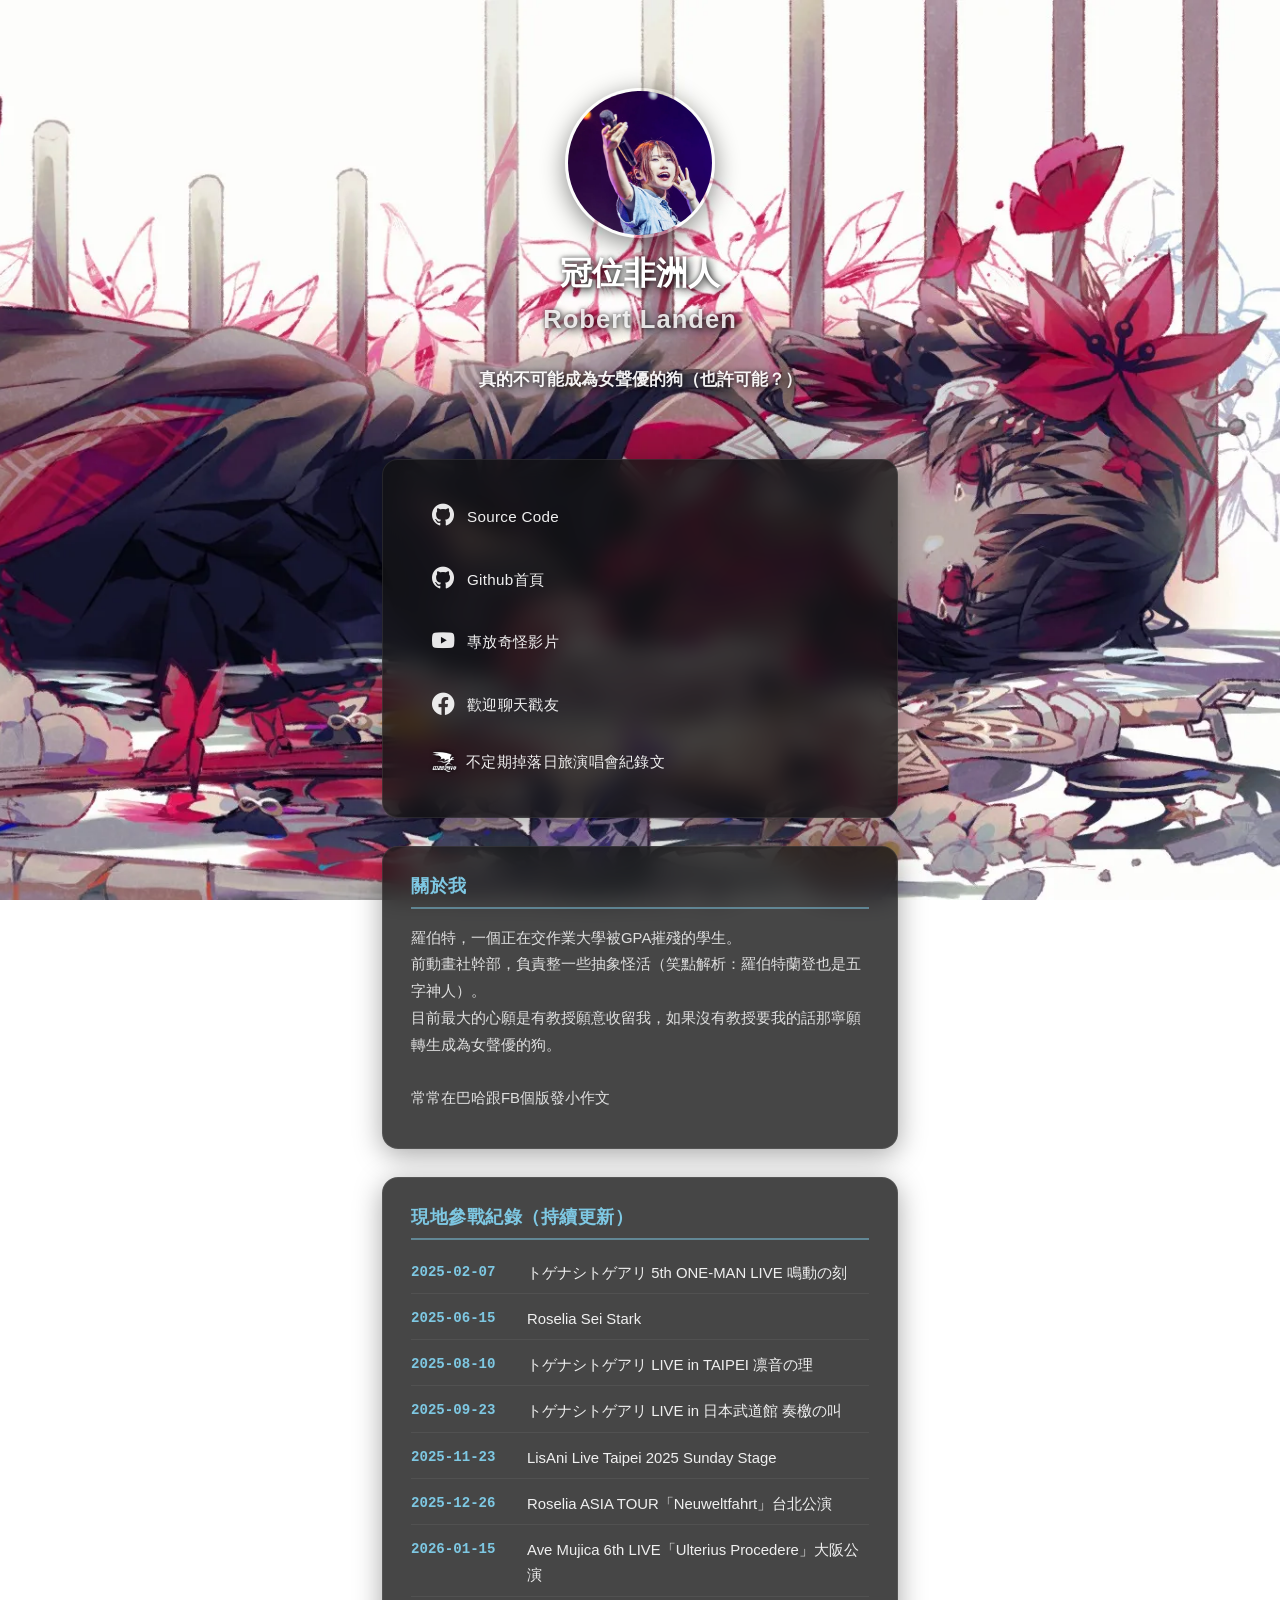
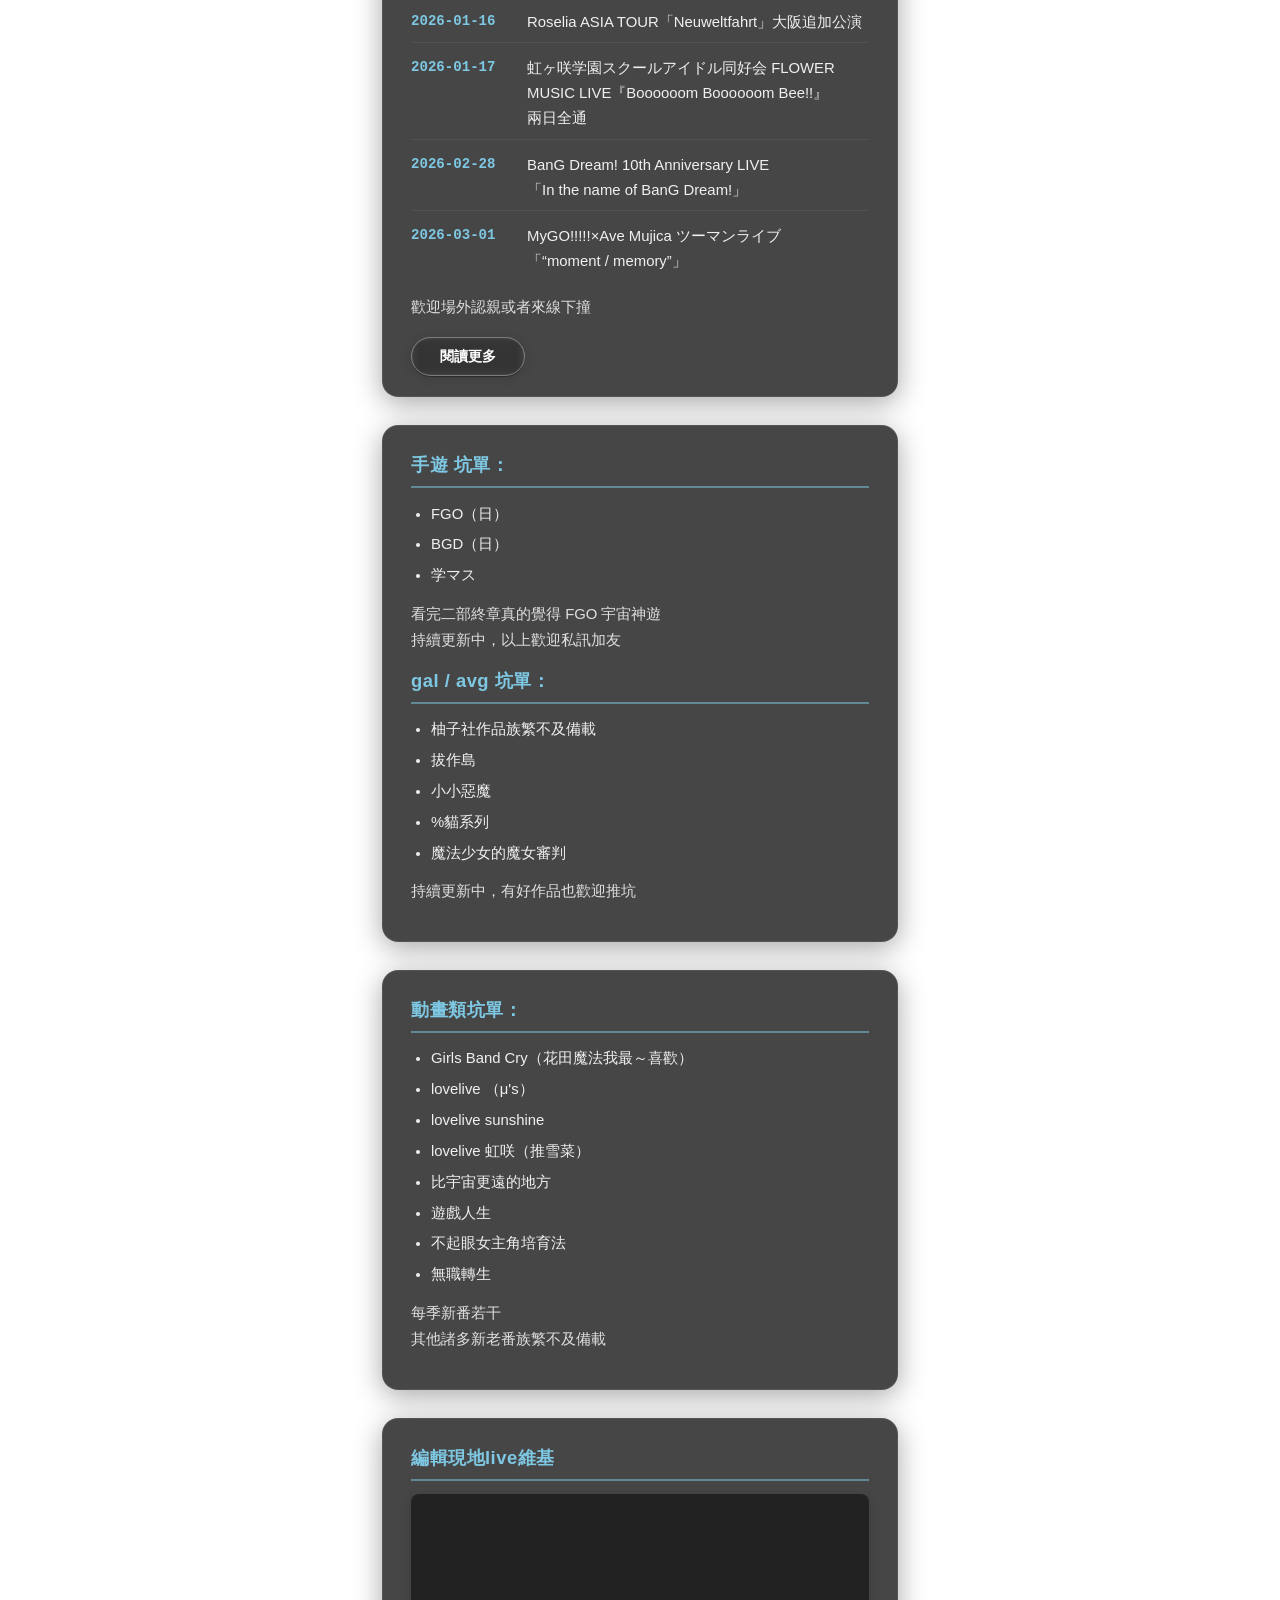
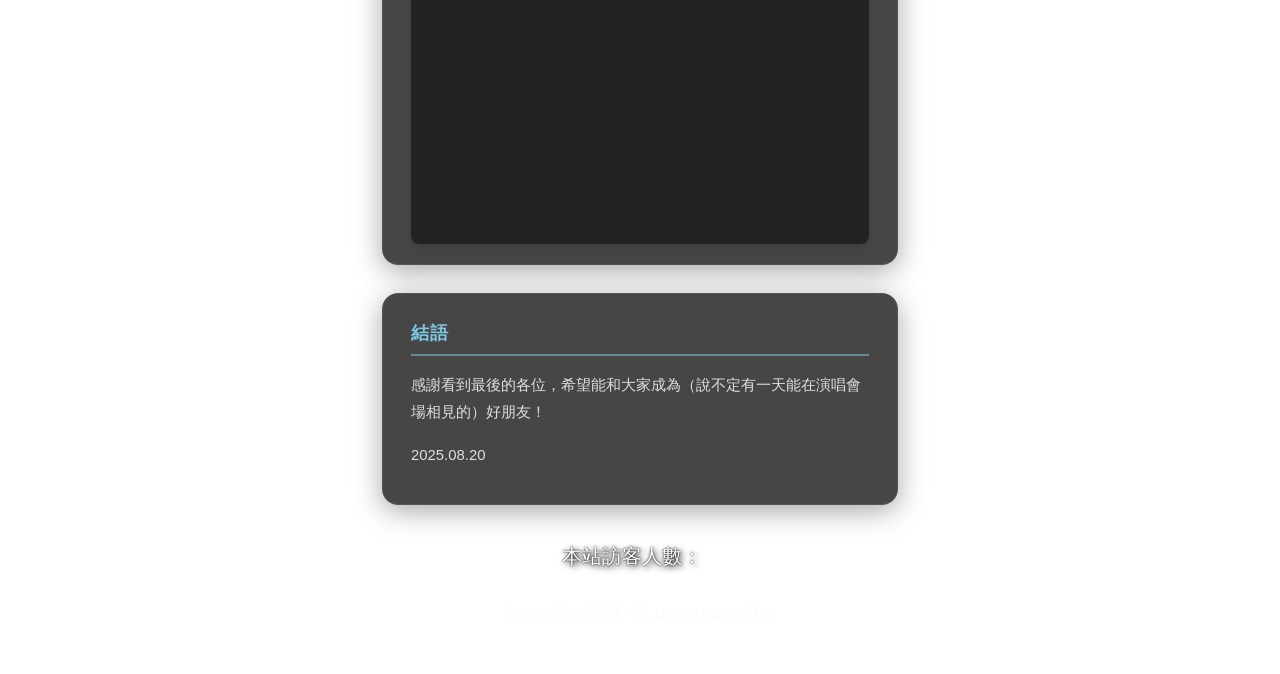
<file: index.html>
<!doctype html>
<html lang="zh-Hant">
<head>
  <meta charset="utf-8">
  <meta name="viewport" content="width=device-width, initial-scale=1">
  <title>個人簡介｜冠位非洲人</title>
  <link href="https://cdn.jsdelivr.net/npm/bootstrap@5.3.3/dist/css/bootstrap.min.css" rel="stylesheet">
  <link rel="stylesheet" href="https://cdn.jsdelivr.net/npm/bootstrap-icons@1.11.3/font/bootstrap-icons.min.css">
  <link rel="stylesheet" href="assets/css/shared.css">
  <link rel="stylesheet" href="assets/css/index.css">
</head>
<body>
  <div class="container py-5" style="max-width: 540px;">
    <!-- Profile Block -->
    <div class="profile-block text-center">
      <!-- <img src="assets/rina.webp" alt="個人照片" class="litlink-avatar" onerror="this.style.display='none'"> -->
      <img src="assets/rina.webp" alt="個人照片" class="litlink-avatar" onerror="this.style.display='none'">
      <h1 class="h1 mb-1">冠位非洲人</h1>
      <div class="litlink-id">Robert Landen</div>
      <p class="h4 mt-4">真的不可能成為女聲優的狗（也許可能？）</p>
    </div>
    <!-- Social Links Block -->
    <div class="general-block text-center litlink-social">
      <ul class="about-social-list">
        <li class="about-social-item">
          <a href="https://github.com/kevinwei1029/kevinwei1029.github.io" target="_blank" style="display:flex;align-items:center;text-decoration:none;color:#fff;">
            <i class="bi bi-github"></i><span class="about-social-intro">Source Code</span>
          </a>
        </li>
        <li class="about-social-item">
          <a href="https://github.com/kevinwei1029" target="_blank" style="display:flex;align-items:center;text-decoration:none;color:#fff;">
            <i class="bi bi-github"></i><span class="about-social-intro">Github首頁</span>
          </a>
        </li>
        <li class="about-social-item">
          <a href="https://www.youtube.com/@kevinwei4136/videos" target="_blank" style="display:flex;align-items:center;text-decoration:none;color:#fff;">
            <i class="bi bi-youtube"></i><span class="about-social-intro">專放奇怪影片</span>
          </a>
        </li>
        <li class="about-social-item">
          <a href="https://www.facebook.com/robert.landen.583" target="_blank" style="display:flex;align-items:center;text-decoration:none;color:#fff;">
            <i class="bi bi-facebook"></i><span class="about-social-intro">歡迎聊天戳友</span>
          </a>
        </li>
        <li class="about-social-item">
          <a href="https://home.gamer.com.tw/profile/index_creation.php?owner=Kevin0256" target="_blank" style="display:flex;align-items:center;text-decoration:none;color:#fff;">
            <img src="assets/bahaLOGO_1.png" alt="巴哈姆特LOGO" style="width: 1.65rem; height: 1.65rem; margin-right: 0.55rem; display: inline-block; vertical-align: middle; filter: drop-shadow(0 0 2px #000);">
            <span class="about-social-intro">不定期掉落日旅演唱會紀錄文</span>
          </a>
        </li>
      </ul>
    </div>
    <!-- About Block -->
    <div class="general-block">
      <h2 class="h5">關於我</h2>
      <p class="mt-3">羅伯特，一個正在交作業大學被GPA摧殘的學生。<br>
        前動畫社幹部，負責整一些抽象怪活（笑點解析：羅伯特蘭登也是五字神人）。<br>
        目前最大的心願是有教授願意收留我，如果沒有教授要我的話那寧願轉生成為女聲優的狗。<br>
        <br>
        常常在巴哈跟FB個版發小作文
      </p>
    </div>
    <!-- Activities Block -->
    <div class="general-block">
      <h2 class="h5">現地參戰紀錄（持續更新）</h2>
      <ul class="live-list">
        <li><span class="live-date">2025-02-07</span><span>トゲナシトゲアリ 5th ONE-MAN LIVE 鳴動の刻</span></li>
        <li><span class="live-date">2025-06-15</span><span>Roselia Sei Stark</span></li>
        <li><span class="live-date">2025-08-10</span><span>トゲナシトゲアリ LIVE in TAIPEI 凛音の理</span></li>
        <li><span class="live-date">2025-09-23</span><span>トゲナシトゲアリ LIVE in 日本武道館 奏檄の叫</span></li>
        <li><span class="live-date">2025-11-23</span><span>LisAni Live Taipei 2025 Sunday Stage</span></li>
        <li><span class="live-date">2025-12-26</span><span>Roselia ASIA TOUR「Neuweltfahrt」台北公演</span></li>
        <li><span class="live-date">2026-01-15</span><span>Ave Mujica 6th LIVE「Ulterius Procedere」大阪公演</span></li>
        <li><span class="live-date">2026-01-16</span><span>Roselia ASIA TOUR「Neuweltfahrt」大阪追加公演</span></li>
        <li><span class="live-date">2026-01-17</span><span>虹ヶ咲学園スクールアイドル同好会 FLOWER MUSIC LIVE『Boooooom Boooooom Bee!!』<br>兩日全通</span></li>
        <li><span class="live-date">2026-02-28</span><span>BanG Dream! 10th Anniversary LIVE<br>「In the name of BanG Dream!」</span></li>
        <li><span class="live-date">2026-03-01</span><span>MyGO!!!!!×Ave Mujica ツーマンライブ<br>「“moment / memory”」</span></li>
      </ul>
        <p>歡迎場外認親或者來線下撞</p>
        <a href="docs/live.html" class="btn btn-outline-light btn-card">
            閱讀更多
        </a>
    </div>
    <!-- Games Block -->
    <div class="general-block">
      <h2 class="h5">手遊 坑單：</h2>
      <ul>
        <li>FGO（日）</li>
        <li>BGD（日）</li>
        <li>学マス</li>
      </ul>
        <p>看完二部終章真的覺得 FGO 宇宙神遊<br>持續更新中，以上歡迎私訊加友</p>
      <h2 class="h5">gal / avg 坑單：</h2>
      <ul>
        <li>柚子社作品族繁不及備載</li>
        <li>拔作島</li>
        <li>小小惡魔</li>
        <li>%貓系列</li>
        <li>魔法少女的魔女審判</li>
      </ul>
        <p>持續更新中，有好作品也歡迎推坑</p>
    </div>
    <!-- Anime Block -->
    <div class="general-block">
      <h2 class="h5">動畫類坑單：</h2>
      <ul>
        <li>Girls Band Cry（花田魔法我最～喜歡）</li>
        <li>lovelive （μ's）</li>
        <li>lovelive sunshine</li>
        <li>lovelive 虹咲（推雪菜）</li>
        <li>比宇宙更遠的地方</li>
        <li>遊戲人生</li>
        <li>不起眼女主角培育法</li>
        <li>無職轉生</li>
        </ul>
      <p>每季新番若干<br>
      其他諸多新老番族繁不及備載</p>
    </div>
    <!-- Embed Website Block -->
    <div class="general-block">
      <h2 class="h5">編輯現地live維基</h2>
      <div style="width:100%;height:350px;overflow:hidden;border-radius:0.5rem;box-shadow:0 2px 12px rgba(0,0,0,0.15);background:#222;">
        <iframe src="https://live.canaria.cc" style="width:100%;height:100%;border:none;" allowfullscreen loading="lazy"></iframe>
      </div>
    </div>
    <!-- Ending Block -->
    <div class="general-block">
      <h2 class="h5">結語</h2>
      <p class="mt-3">感謝看到最後的各位，希望能和大家成為（說不定有一天能在演唱會場相見的）好朋友！</p>
      <p class="mt-3" id="lastUpdateDate">載入中...</p>
    </div>
    <!-- Visitor Counter Block -->
    <div class="litlink-block text-center" style="margin-bottom:1.5rem;">
  <span class="h5" style="color:#fff;margin-right:0.5rem;text-shadow:2px 2px 6px #000,0 0 2px #000;">本站訪客人數：</span>
  <span id="busuanzi_value_site_uv" style="font-size:1.5rem;font-weight:bold;color:#fff;margin-left:0.5rem;text-shadow:2px 2px 6px #000,0 0 2px #000;"></span>
    </div>
    <!-- Footer -->
    <div class="text-center text-light small mt-4" style="opacity:0.7;">
      © <span id="y"></span> 冠位非洲人 · 以 GitHub Pages 發布
    </div>
  </div>
  <script src="https://cdn.jsdelivr.net/npm/bootstrap@5.3.3/dist/js/bootstrap.bundle.min.js"></script>
  <script src="https://busuanzi.ibruce.info/busuanzi/2.3/busuanzi.pure.mini.js"></script>
  <script src="assets/js/main.js"></script>
</body>
</html>
</file>
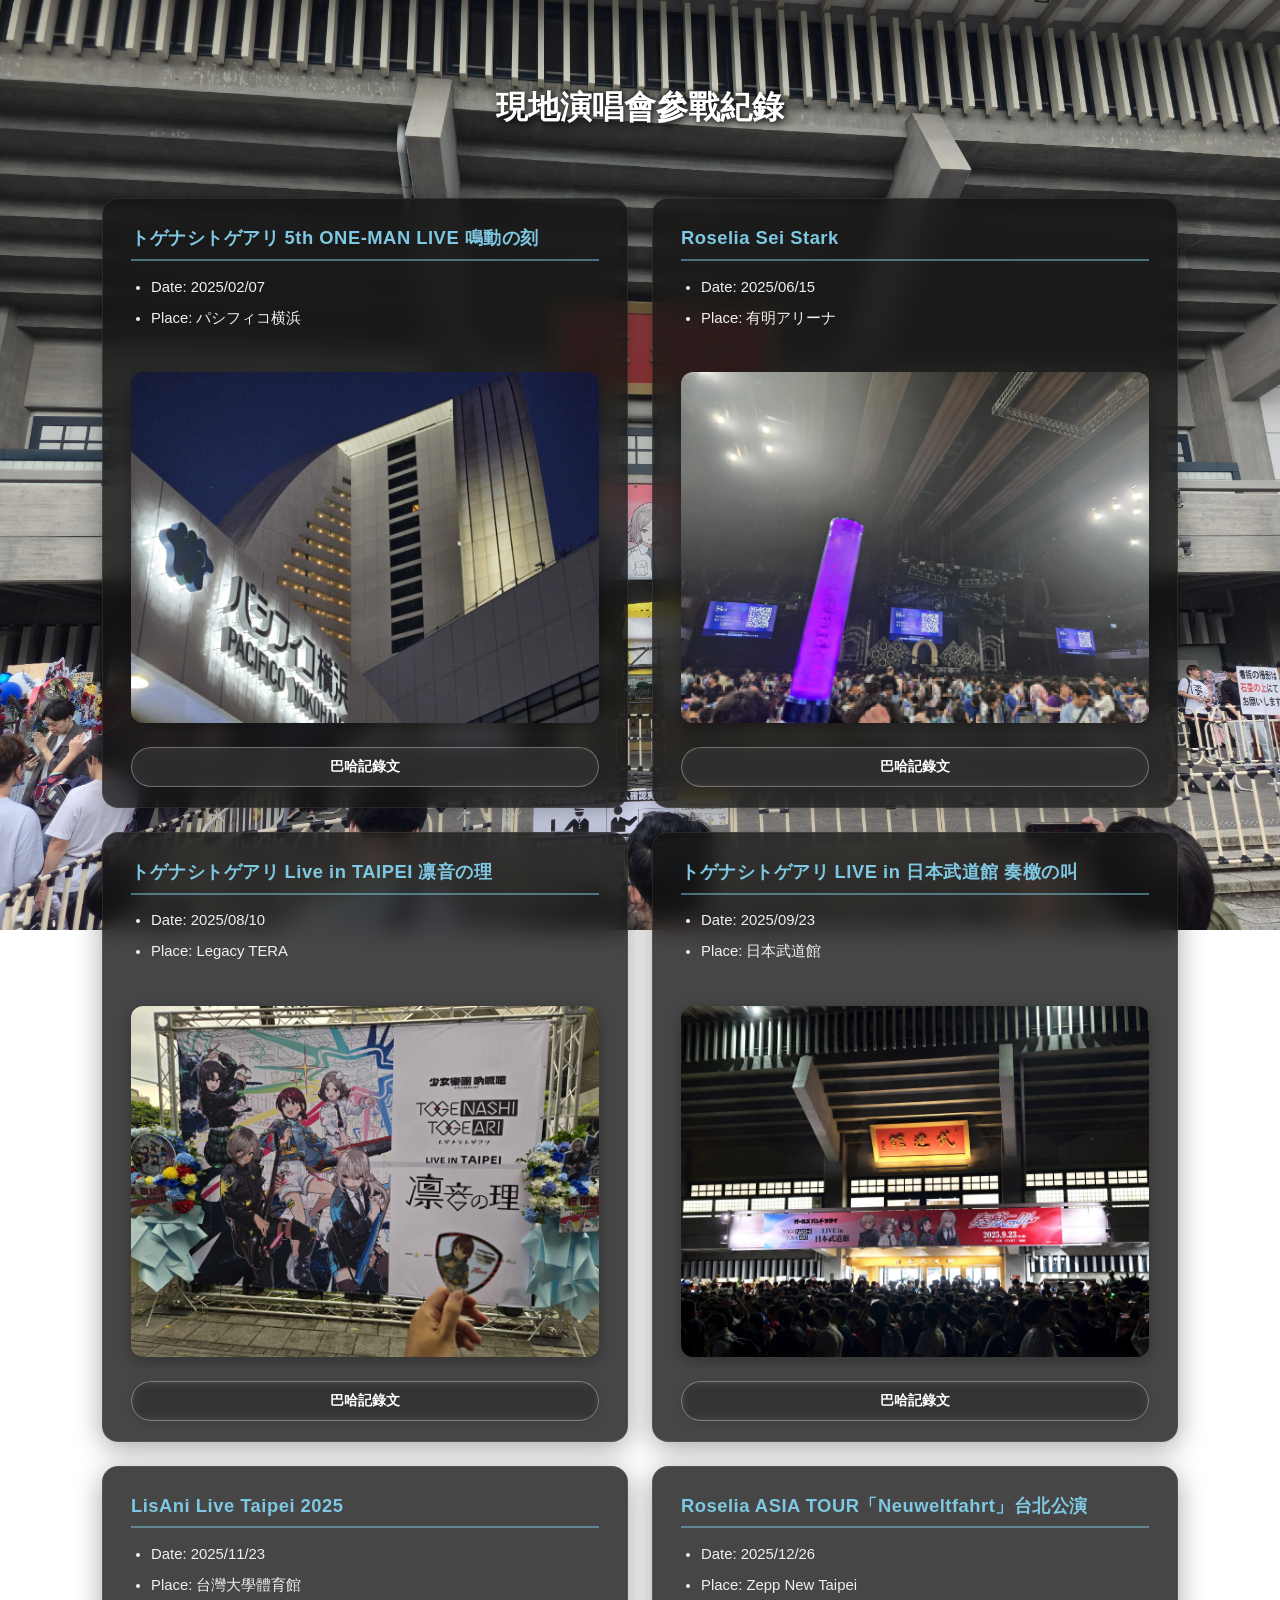
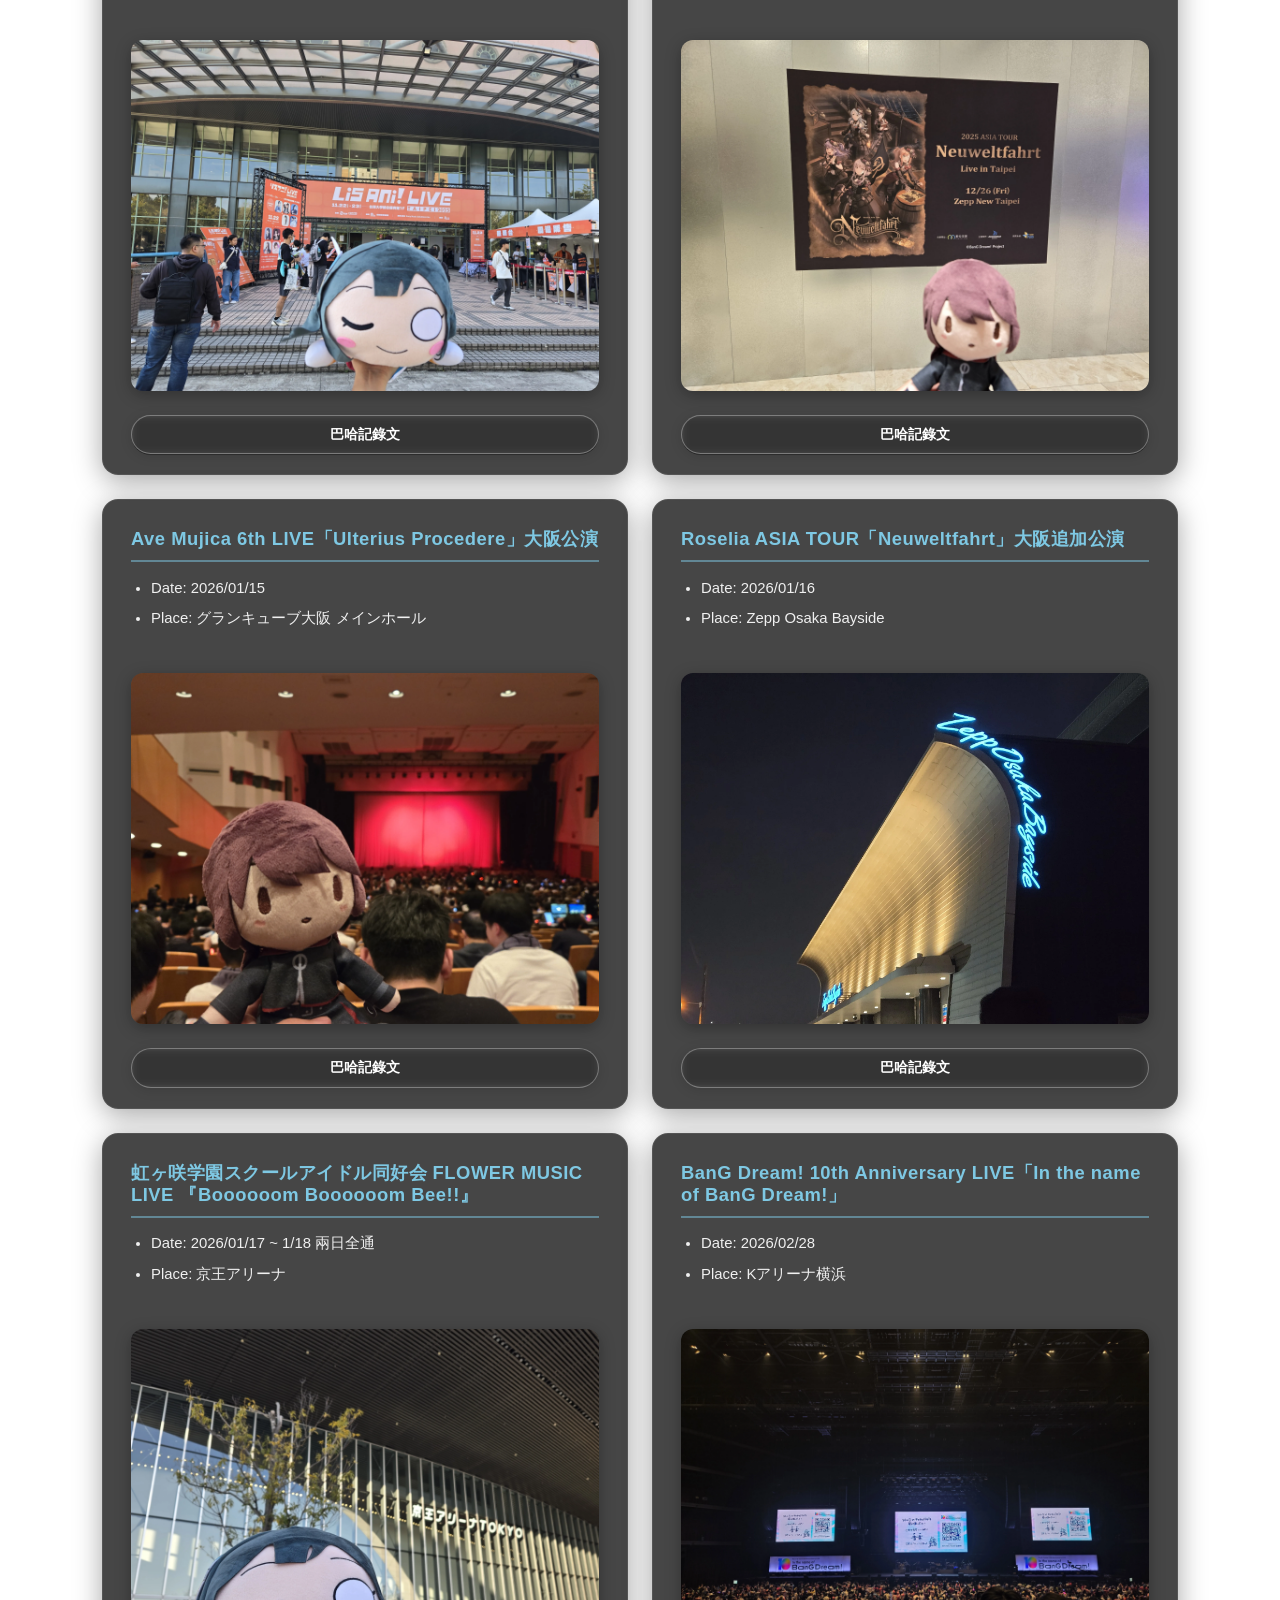
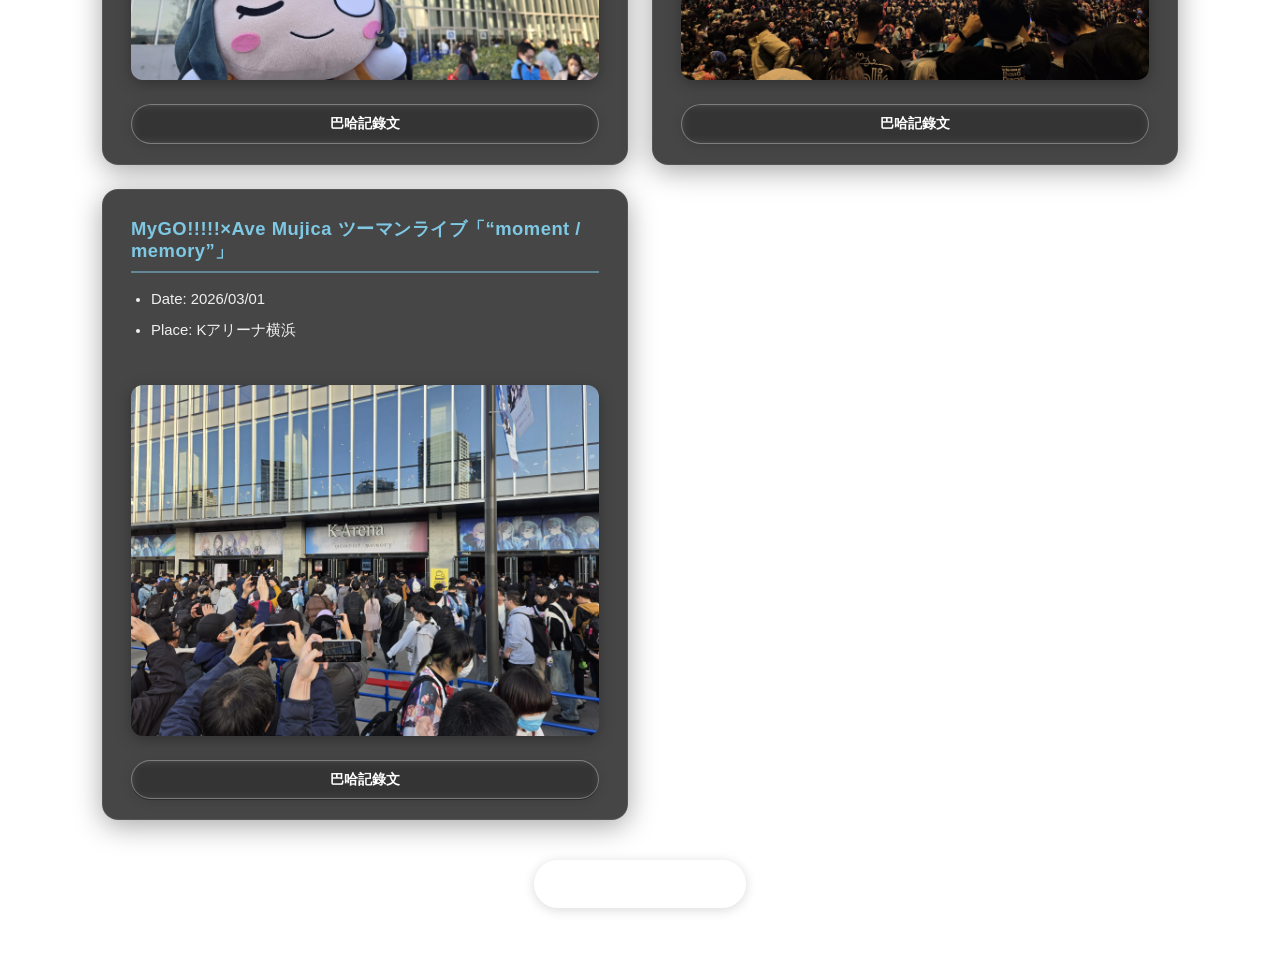
<file: docs/live.html>
<!doctype html>
<html lang="zh-Hant">
<head>
  <meta charset="utf-8">
  <meta name="viewport" content="width=device-width, initial-scale=1">
  <title>現地演唱會｜冠位非洲人</title>
  <link href="https://cdn.jsdelivr.net/npm/bootstrap@5.3.3/dist/css/bootstrap.min.css" rel="stylesheet">
  <link rel="stylesheet" href="https://cdn.jsdelivr.net/npm/bootstrap-icons@1.11.3/font/bootstrap-icons.min.css">
  <link rel="stylesheet" href="../assets/css/shared.css">
  <link rel="stylesheet" href="../assets/css/live.css">
</head>
<body>
  <div class="container py-5" style="max-width: 1100px;">
    <!-- Intro Block -->
    <div class="profile-block text-center">
      <h1 class="h1 mb-3">現地演唱會參戰紀錄</h1>
    </div>
    <!-- Activities Grid -->
    <div class="row g-4 live-grid">
      <!-- Activities Block 01 -->
      <div class="col-12 col-md-6">
        <div class="general-block">
          <h2 class="h4 fw-bold">トゲナシトゲアリ 5th ONE-MAN LIVE 鳴動の刻</h2>
          <ul>
            <li>Date: 2025/02/07</li>
            <li>Place: パシフィコ横浜</li>
          </ul>
          <div style="text-align:center; margin: 1.5rem 0;">
            <img src="/assets/live_pics/01.webp" alt="現地照片" class="live-photo">
          </div>
          <a href="https://home.gamer.com.tw/artwork.php?sn=6076260" class="btn btn-outline-light btn-card">
            巴哈記錄文
          </a>
        </div>
      </div>
      <!-- Activities Block 02 -->
      <div class="col-12 col-md-6">
        <div class="general-block">
          <h2 class="h4 fw-bold">Roselia Sei Stark</h2>
          <ul>
            <li>Date: 2025/06/15</li>
            <li>Place: 有明アリーナ</li>
          </ul>
          <div style="text-align:center; margin: 1.5rem 0;">
            <img src="/assets/live_pics/02.webp" alt="現地照片" class="live-photo">
          </div>
          <a href="https://home.gamer.com.tw/artwork.php?sn=6162069" class="btn btn-outline-light btn-card">
            巴哈記錄文
          </a>
        </div>
      </div>
      <!-- Activities Block 03 -->
      <div class="col-12 col-md-6">
        <div class="general-block">
          <h2 class="h4 fw-bold">トゲナシトゲアリ Live in TAIPEI 凛音の理</h2>
          <ul>
            <li>Date: 2025/08/10</li>
            <li>Place: Legacy TERA</li>
          </ul>
          <div style="text-align:center; margin: 1.5rem 0;">
            <img src="/assets/live_pics/03.webp" alt="現地照片" class="live-photo">
          </div>
          <a href="https://home.gamer.com.tw/artwork.php?sn=6192282" class="btn btn-outline-light btn-card">
            巴哈記錄文
          </a>
        </div>
      </div>
      <!-- Activities Block 04 -->
      <div class="col-12 col-md-6">
        <div class="general-block">
          <h2 class="h4 fw-bold">トゲナシトゲアリ LIVE in 日本武道館 奏檄の叫</h2>
          <ul>
            <li>Date: 2025/09/23</li>
            <li>Place: 日本武道館</li>
          </ul>
          <div style="text-align:center; margin: 1.5rem 0;">
            <img src="/assets/live_pics/04_2.webp" alt="現地照片" class="live-photo">
          </div>
          <a href="https://home.gamer.com.tw/artwork.php?sn=6216507" class="btn btn-outline-light btn-card">
            巴哈記錄文
          </a>
        </div>
      </div>
      <!-- Activities Block 05 -->
      <div class="col-12 col-md-6">
        <div class="general-block">
          <h2 class="h4 fw-bold">LisAni Live Taipei 2025</h2>
          <ul>
            <li>Date: 2025/11/23</li>
            <li>Place: 台灣大學體育館</li>
          </ul>
          <div style="text-align:center; margin: 1.5rem 0;">
            <img src="/assets/live_pics/05.webp" alt="現地照片" class="live-photo">
          </div>
          <a href="https://home.gamer.com.tw/artwork.php?sn=6246304" class="btn btn-outline-light btn-card">
            巴哈記錄文
          </a>
        </div>
      </div>
      <!-- Activities Block 06 -->
      <div class="col-12 col-md-6">
        <div class="general-block">
          <h2 class="h4 fw-bold">Roselia ASIA TOUR「Neuweltfahrt」台北公演</h2>
          <ul>
            <li>Date: 2025/12/26</li>
            <li>Place: Zepp New Taipei</li>
          </ul>
          <div style="text-align:center; margin: 1.5rem 0;">
            <img src="/assets/live_pics/06.webp" alt="現地照片" class="live-photo">
          </div>
          <a href="https://home.gamer.com.tw/artwork.php?sn=6263611" class="btn btn-outline-light btn-card">
            巴哈記錄文
          </a>
        </div>
      </div>
      <!-- Activities Block 07 -->
      <div class="col-12 col-md-6">
        <div class="general-block">
          <h2 class="h4 fw-bold">Ave Mujica 6th LIVE「Ulterius Procedere」大阪公演</h2>
          <ul>
            <li>Date: 2026/01/15</li>
            <li>Place: グランキューブ大阪 メインホール</li>
          </ul>
          <div style="text-align:center; margin: 1.5rem 0;">
            <img src="/assets/live_pics/07.webp" alt="現地照片" class="live-photo">
          </div>
          <a href="https://home.gamer.com.tw/artwork.php?sn=6276551" class="btn btn-outline-light btn-card">
            巴哈記錄文
          </a>
        </div>
      </div>
      <!-- Activities Block 08 -->
      <div class="col-12 col-md-6">
        <div class="general-block">
          <h2 class="h4 fw-bold">Roselia ASIA TOUR「Neuweltfahrt」大阪追加公演</h2>
          <ul>
            <li>Date: 2026/01/16</li>
            <li>Place: Zepp Osaka Bayside</li>
          </ul>
          <div style="text-align:center; margin: 1.5rem 0;">
            <img src="/assets/live_pics/08.webp" alt="現地照片" class="live-photo">
          </div>
          <a href="https://home.gamer.com.tw/artwork.php?sn=6277284" class="btn btn-outline-light btn-card">
            巴哈記錄文
          </a>
        </div>
      </div>
      <!-- Activities Block 09 -->
      <div class="col-12 col-md-6">
        <div class="general-block">
          <h2 class="h4 fw-bold">虹ヶ咲学園スクールアイドル同好会 FLOWER MUSIC LIVE 『Boooooom Boooooom Bee!!』</h2>
          <ul>
            <li>Date: 2026/01/17 ~ 1/18 兩日全通</li>
            <li>Place: 京王アリーナ</li>
          </ul>
          <div style="text-align:center; margin: 1.5rem 0;">
            <img src="/assets/live_pics/09.webp" alt="現地照片" class="live-photo">
          </div>
          <a href="https://home.gamer.com.tw/artwork.php?sn=6280242" class="btn btn-outline-light btn-card">
            巴哈記錄文
          </a>
        </div>
      </div>
      <!-- Activities Block 10 -->
      <div class="col-12 col-md-6">
        <div class="general-block">
          <h2 class="h4 fw-bold">BanG Dream! 10th Anniversary LIVE「In the name of BanG Dream!」</h2>
          <ul>
            <li>Date: 2026/02/28</li>
            <li>Place: Kアリーナ横浜</li>
          </ul>
          <div style="text-align:center; margin: 1.5rem 0;">
            <img src="/assets/live_pics/10.webp" alt="現地照片" class="live-photo">
          </div>
          <a href="https://home.gamer.com.tw/artwork.php?sn=6298122" class="btn btn-outline-light btn-card">
            巴哈記錄文
          </a>
        </div>
      </div>
      <!-- Activities Block 11 -->
      <div class="col-12 col-md-6">
        <div class="general-block">
          <h2 class="h4 fw-bold">MyGO!!!!!×Ave Mujica ツーマンライブ「“moment / memory”」</h2>
          <ul>
            <li>Date: 2026/03/01</li>
            <li>Place: Kアリーナ横浜</li>
          </ul>
          <div style="text-align:center; margin: 1.5rem 0;">
            <img src="/assets/live_pics/11.webp" alt="現地照片" class="live-photo">
          </div>
          <a href="https://home.gamer.com.tw/artwork.php?sn=6301195" class="btn btn-outline-light btn-card">
            巴哈記錄文
          </a>
        </div>
      </div>
      
    </div><!-- /live-grid -->
    <!-- Return button -->
    <div style="width:100%;display:flex;justify-content:center;margin:2.5rem 0 1.5rem 0;">
      <a href="/index.html" class="btn btn-outline-light btn-card fw-bold" style="padding:0.75rem 2rem;">
        Return to Home Page
      </a>
    </div>
  </div>
  <script src="https://cdn.jsdelivr.net/npm/bootstrap@5.3.3/dist/js/bootstrap.bundle.min.js"></script>
  <script src="../assets/js/main.js"></script>
</body>
</html>
</file>
<file: assets/css/shared.css>
﻿/* ============================================================
   shared.css — 全站共用樣式
   ============================================================ */

/* ── Base ── */
body {
  background-size: cover;
  background-position: center;
  background-repeat: no-repeat;
  background-attachment: fixed;
  min-height: 100vh;
  font-family: 'Segoe UI', 'Noto Sans TC', 'Helvetica Neue', Arial, sans-serif;
  line-height: 1.8;
}

/* ── Card blocks ── */
.general-block {
  background: rgba(18, 18, 18, 0.78);
  color: #f0f0f0;
  border-radius: 1rem;
  box-shadow: 0 6px 28px rgba(0,0,0,0.35);
  margin-bottom: 1.75rem;
  padding: 1.75rem 1.75rem 1.25rem 1.75rem;
  backdrop-filter: blur(12px);
  -webkit-backdrop-filter: blur(12px);
  border: 1px solid rgba(255,255,255,0.08);
  transition: transform 0.2s ease, box-shadow 0.2s ease;
}
.general-block:hover {
  transform: translateY(-2px);
  box-shadow: 0 8px 32px rgba(0,0,0,0.45);
}

/* ── Section headers ── */
.general-block .h4,
.general-block .h5,
.general-block h2 {
  font-size: 1.15rem;
  font-weight: 700;
  letter-spacing: 0.5px;
  padding-bottom: 0.6rem;
  margin-bottom: 0.85rem;
  border-bottom: 2px solid rgba(126, 200, 227, 0.5);
  color: #7ec8e3;
}
.general-block h2 p {
  color: #7ec8e3;
  margin-bottom: 0;
}

/* ── Lists inside cards ── */
.general-block ul {
  padding-left: 1.25rem;
  margin-bottom: 0.75rem;
}
.general-block ul li {
  margin-bottom: 0.35rem;
  line-height: 1.7;
  font-size: 0.93rem;
}
.general-block p {
  font-size: 0.93rem;
  line-height: 1.8;
  color: rgba(240,240,240,0.9);
}

/* ── Profile block ── */
.profile-block {
  background: rgba(30,30,30,0);
  color: #fff;
  border-radius: 1.5rem;
  box-shadow: none;
  margin-bottom: 2rem;
  padding: 2.5rem 1.5rem 1.5rem;
  backdrop-filter: blur(0px);
}
.profile-block * {
  font-weight: bold !important;
  text-shadow: 3px 3px 8px rgba(0,0,0,0.85), 0 0 4px rgba(0,0,0,0.6);
}
.profile-block .h1 {
  font-size: 2rem;
}

/* ── Button ── */
.btn-outline-light {
  border-radius: 2rem;
  font-size: 0.9rem;
  padding: 0.5rem 1.75rem;
  transition: all 0.25s;
}
.btn-outline-light:hover {
  background: rgba(255,255,255,0.18) !important;
  transform: translateY(-1px);
}

/* ── Shared button inline style helper ── */
.btn-card {
  background: rgba(255,255,255,0.1);
  border: 1.5px solid rgba(255,255,255,0.3);
  color: #fff;
  font-weight: 600;
  backdrop-filter: blur(4px);
  box-shadow: 0 2px 12px rgba(0,0,0,0.15);
}

/* ── Footer ── */
.site-footer {
  opacity: 0.7;
}
</file>
<file: assets/css/index.css>
﻿/* ============================================================
   index.css — 首頁專用樣式
   ============================================================ */

/* ── Background ── */
body {
  background-image: url('../profile_bg.webp');
  background-position: right center;
}

/* ── Profile extras ── */
.profile-block .h4 {
  font-size: 1.05rem;
  line-height: 1.7;
  opacity: 0.92;
}

/* ── Social links ── */
.about-social-list {
  list-style: none;
  padding: 0;
  margin: 0;
}
.about-social-item {
  display: flex;
  align-items: center;
  padding: 0.6rem 0.75rem;
  margin-bottom: 0.35rem;
  border-radius: 0.5rem;
  transition: background 0.2s;
}
.about-social-item:hover {
  background: rgba(255,255,255,0.08);
}
.about-social-item i {
  font-size: 1.4rem;
  margin-right: 0.75rem;
  min-width: 1.5rem;
  opacity: 0.9;
}
.about-social-intro {
  font-size: 0.95rem;
  color: #f0f0f0;
  font-weight: 500;
  letter-spacing: 0.3px;
}
.litlink-social a {
  color: #fff;
  font-size: 2rem;
  margin: 0 0.5rem;
  transition: color 0.2s, transform 0.2s;
}
.litlink-social a:hover {
  color: #7ec8e3;
  transform: scale(1.05);
}

/* ── Avatar ── */
.litlink-avatar {
  width: 150px;
  height: 150px;
  object-fit: cover;
  border-radius: 50%;
  border: 3px solid rgba(255,255,255,0.25);
  box-shadow: 0 6px 24px rgba(0,0,0,0.45);
  margin-bottom: 1rem;
}
.litlink-id {
  font-size: 1.6rem;
  color: rgba(255,255,255,0.85);
  margin-top: 0.25rem;
  letter-spacing: 1px;
}

/* ── Live list (index summary) ── */
.live-list {
  padding-left: 0;
  list-style: none;
}
.live-list li {
  display: flex;
  gap: 0.75rem;
  padding: 0.45rem 0;
  border-bottom: 1px solid rgba(255,255,255,0.06);
  line-height: 1.6;
  font-size: 0.93rem;
}
.live-list li:last-child {
  border-bottom: none;
}
.live-date {
  font-family: 'Courier New', monospace;
  white-space: nowrap;
  color: #7ec8e3;
  font-weight: 600;
  font-size: 0.88rem;
  min-width: 6.5rem;
  flex-shrink: 0;
}

/* ── Override nested list padding for social list & live list ── */
.general-block ul.about-social-list,
.general-block ul.live-list {
  padding-left: 0;
}
</file>
<file: assets/css/live.css>
﻿/* ============================================================
   live.css — 演唱會紀錄頁專用樣式
   ============================================================ */

/* ── Background ── */
body {
  background-image: url('../live_bg.webp');
  background-position: center;
}

/* ── Live photo ── */
.live-photo {
  max-width: 100%;
  border-radius: 0.75rem;
  box-shadow: 0 4px 16px rgba(0,0,0,0.3);
}

/* ── Grid: 等高卡片，按鈕貼底 ── */
.live-grid .general-block {
  height: 100%;
  margin-bottom: 0;       /* 間距交給 row g-4 處理 */
  display: flex;
  flex-direction: column;
}
.live-grid .general-block .btn {
  margin-top: auto;
}
</file>
